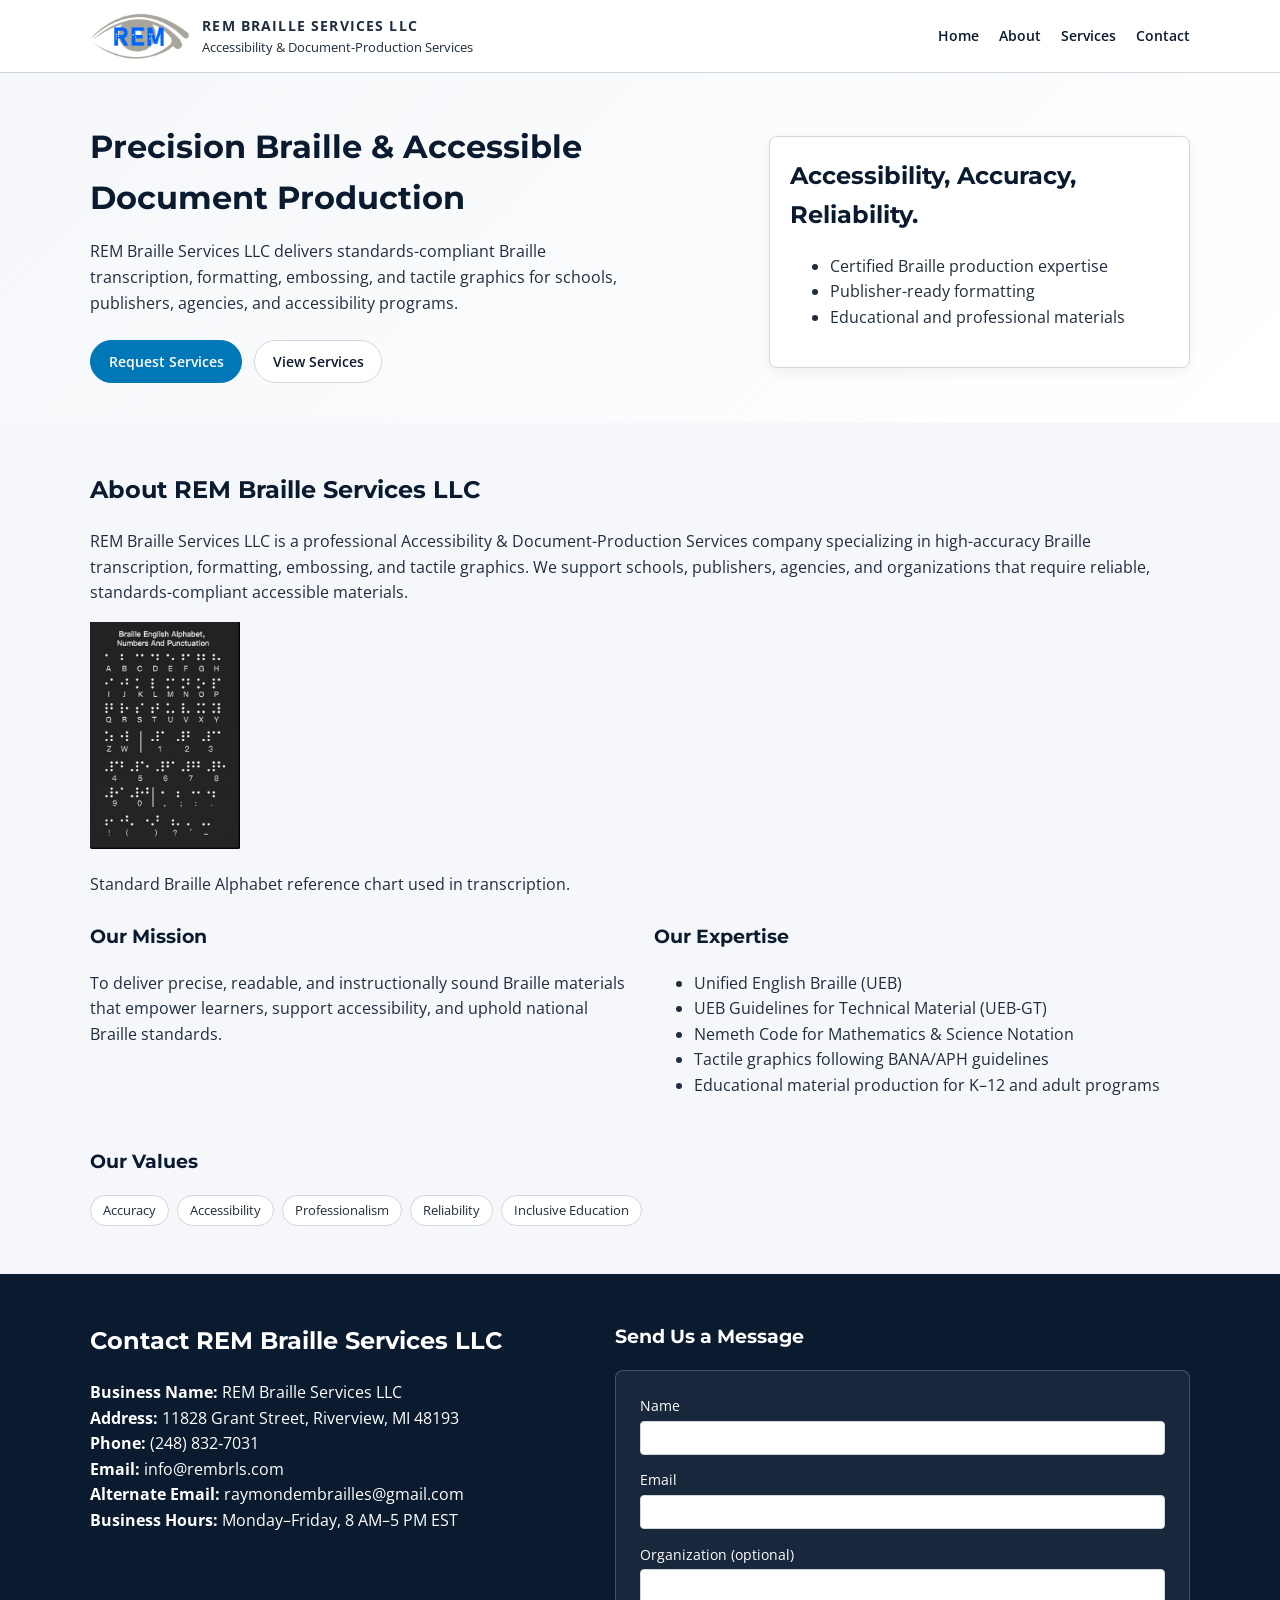
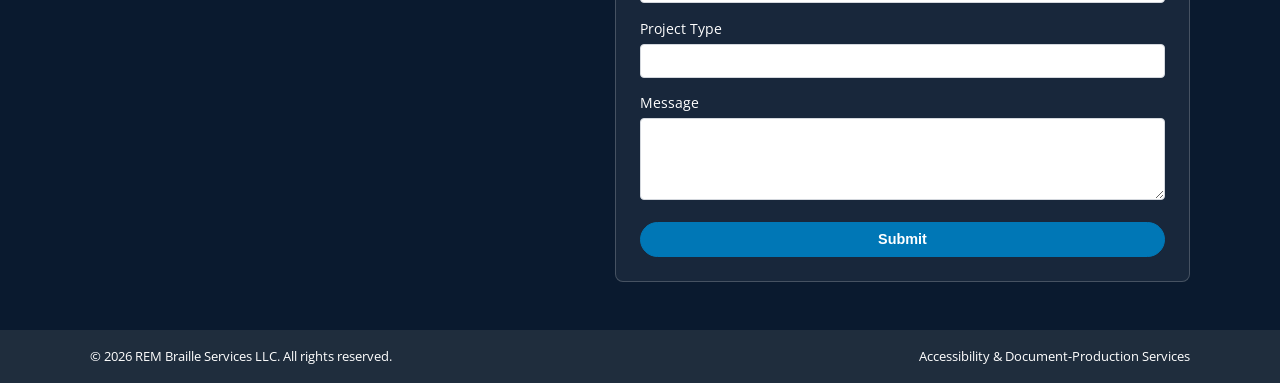
<file: index.html>
<!DOCTYPE html>
<html lang="en">
<head>
  <meta charset="UTF-8">
  <title>REM Braille Services LLC – Accessibility & Document-Production Services</title>
  <meta name="viewport" content="width=device-width, initial-scale=1.0">
  <meta name="description" content="REM Braille Services LLC provides professional Braille transcription, embossing, document formatting, tactile graphics, and educational material preparation.">
  <link rel="stylesheet" href="styles.css">
  <link href="https://fonts.googleapis.com/css2?family=Montserrat:wght@500;700&family=Open+Sans:wght@400;600&display=swap" rel="stylesheet">
</head>
<body>
  <header class="site-header">
    <div class="container header-inner">
      <div class="logo-wrap">
        <img src="logo.png" alt="REMBRLS logo" class="logo">
        <div class="brand-text">
          <span class="brand-name">REM Braille Services LLC</span>
          <span class="brand-tagline">Accessibility & Document-Production Services</span>
        </div>
      </div>
      <nav class="nav">
        <a href="#home">Home</a>
        <a href="#about">About</a>
        <a href="services.html">Services</a>
        <a href="#contact">Contact</a>
      </nav>
    </div>
  </header>

  <main>
    <section id="home" class="hero">
      <div class="container hero-inner">
        <div class="hero-text">
          <h1>Precision Braille & Accessible Document Production</h1>
          <p>
            REM Braille Services LLC delivers standards-compliant Braille transcription, formatting, embossing, and tactile graphics
            for schools, publishers, agencies, and accessibility programs.
          </p>
          <div class="hero-actions">
            <a href="#contact" class="btn primary">Request Services</a>
            <a href="services.html" class="btn secondary">View Services</a>
          </div>
        </div>
        <div class="hero-aside">
          <div class="hero-card">
            <h2>Accessibility, Accuracy, Reliability.</h2>
            <ul>
              <li>Certified Braille production expertise</li>
              <li>Publisher-ready formatting</li>
              <li>Educational and professional materials</li>
            </ul>
          </div>
        </div>
      </div>
    </section>

    <section id="about" class="section light">
      <div class="container">
        <h2>About REM Braille Services LLC</h2>
        <p>
          REM Braille Services LLC is a professional Accessibility & Document-Production Services company specializing in high-accuracy
          Braille transcription, formatting, embossing, and tactile graphics. We support schools, publishers, agencies,
          and organizations that require reliable, standards-compliant accessible materials.
        </p>
        <img src="Alphabet.jpg" alt="Braille Alphabet Chart" class="braille-image" width="150">
<p class="caption">Standard Braille Alphabet reference chart used in transcription.</p>
        <div class="grid two">
          <div>
            <h3>Our Mission</h3>
            <p>
              To deliver precise, readable, and instructionally sound Braille materials that empower learners, support
              accessibility, and uphold national Braille standards.
            </p>
          </div>
          <div>
            <h3>Our Expertise</h3>
            <ul>
              <li>Unified English Braille (UEB)</li>
              <li>UEB Guidelines for Technical Material (UEB-GT)</li>
              <li>Nemeth Code for Mathematics & Science Notation</li>
              <li>Tactile graphics following BANA/APH guidelines</li>
              <li>Educational material production for K–12 and adult programs</li>
            </ul>
          </div>
        </div>
        <div class="values">
          <h3>Our Values</h3>
          <div class="chip-row">
            <span class="chip">Accuracy</span>
            <span class="chip">Accessibility</span>
            <span class="chip">Professionalism</span>
            <span class="chip">Reliability</span>
            <span class="chip">Inclusive Education</span>
          </div>
        </div>
      </div>
    </section>
  
    <section id="contact" class="section dark">
    <div class="container contact-grid">

        <div>
            <h2>Contact REM Braille Services LLC</h2>

            <ul class="contact-info">
                <li><strong>Business Name:</strong> REM Braille Services LLC</li>
                <li><strong>Address:</strong> 11828 Grant Street, Riverview, MI 48193</li>
                <li><strong>Phone:</strong> (248) 832‑7031</li>
                <li><strong>Email:</strong> info@rembrls.com</li>
                <li><strong>Alternate Email:</strong> raymondembrailles@gmail.com</li>
                <li><strong>Business Hours:</strong> Monday–Friday, 8 AM–5 PM EST</li>
            </ul>
        </div>

        <div>
            <h3>Send Us a Message</h3>

            <form class="contact-form" action="https://formspree.io/f/mkjwdedg" method="POST">
                <div class="form-row">
                    <label>Name</label>
                    <input type="text" name="name" required>
                </div>

                <div class="form-row">
                    <label>Email</label>
                    <input type="email" name="email" required>
                </div>

                <div class="form-row">
                    <label>Organization (optional)</label>
                    <input type="text" name="organization">
                </div>

                <div class="form-row">
                    <label>Project Type</label>
                    <input type="text" name="project">
                </div>

                <div class="form-row">
                    <label>Message</label>
                    <textarea name="message" rows="4" required></textarea>
                </div>

                <input type="hidden" name="_replyto" value="info@rembrls.com">

                <button class="btn primary full" type="submit">Submit</button>
            </form>
        </div>

    </div>
</section>

  </main>

  <footer class="site-footer">
    <div class="container footer-inner">
      <span>© <span id="year"></span> REM Braille Services LLC. All rights reserved.</span>
      <span>Accessibility & Document-Production Services</span>
    </div>
  </footer>

  <script>
    document.getElementById('year').textContent = new Date().getFullYear();
  </script>
</body>
</html>
</file>
<file: styles.css>
:root {
  --navy: #0A1A2F;
  --charcoal: #1F2D3D;
  --light-bg: #F5F7FA;
  --accent: #0077B6;
  --white: #FFFFFF;
  --border: #D3D7DD;
}

*,
*::before,
*::after {
  box-sizing: border-box;
}

body {
  margin: 0;
  font-family: 'Open Sans', sans-serif;
  color: var(--charcoal);
  background-color: var(--white);
  line-height: 1.6;
}

h1, h2, h3 {
  font-family: 'Montserrat', sans-serif;
  margin-top: 0;
  color: var(--navy);
}

a {
  color: var(--accent);
  text-decoration: none;
}

a:hover {
  text-decoration: underline;
}

.container {
  width: 90%;
  max-width: 1100px;
  margin: 0 auto;
}

.site-header {
  background-color: var(--white);
  border-bottom: 1px solid var(--border);
  position: sticky;
  top: 0;
  z-index: 10;
}

.header-inner {
  display: flex;
  align-items: center;
  justify-content: space-between;
  padding: 0.75rem 0;
}

.logo-wrap {
  display: flex;
  align-items: center;
  gap: 0.75rem;
}

.logo {
  height: 48px;
  width: auto;
}

.brand-text {
  display: flex;
  flex-direction: column;
}

.brand-name {
  font-weight: 700;
  letter-spacing: 0.08em;
  text-transform: uppercase;
  font-size: 0.9rem;
}

.brand-tagline {
  font-size: 0.8rem;
  color: var(--charcoal);
}

.nav {
  display: flex;
  gap: 1.25rem;
  font-size: 0.9rem;
}

.nav a {
  color: var(--navy);
  font-weight: 600;
}

.nav a:hover {
  color: var(--accent);
}

.hero {
  background: linear-gradient(135deg, var(--light-bg), #ffffff);
  padding: 3rem 0 2.5rem;
}

.hero-inner {
  display: grid;
  grid-template-columns: minmax(0, 2fr) minmax(0, 1.3fr);
  gap: 2rem;
  align-items: center;
}

.hero-text h1 {
  font-size: 2rem;
  margin-bottom: 0.75rem;
}

.hero-text p {
  max-width: 540px;
  margin-bottom: 1.5rem;
}

.hero-actions {
  display: flex;
  flex-wrap: wrap;
  gap: 0.75rem;
}

.hero-card {
  background-color: var(--white);
  border-radius: 8px;
  border: 1px solid var(--border);
  padding: 1.25rem;
  box-shadow: 0 4px 12px rgba(10, 26, 47, 0.06);
}

.section {
  padding: 3rem 0;
}

.section.light {
  background-color: var(--light-bg);
}

.section.dark {
  background-color: var(--navy);
  color: var(--white);
}

.section.dark h2,
.section.dark h3 {
  color: var(--white);
}

.grid.two,
.grid.three {
  display: grid;
  grid-template-columns: repeat(auto-fit, minmax(260px, 1fr));
  gap: 1.75rem;
  margin-top: 1.5rem;
}

.card {
  border-radius: 8px;
  border: 1px solid var(--border);
  padding: 1.25rem;
  background-color: var(--white);
  box-shadow: 0 2px 8px rgba(10, 26, 47, 0.04);
}

.values {
  margin-top: 2rem;
}

.chip-row {
  display: flex;
  flex-wrap: wrap;
  gap: 0.5rem;
  margin-top: 0.75rem;
}

.chip {
  border-radius: 999px;
  border: 1px solid var(--border);
  padding: 0.25rem 0.75rem;
  font-size: 0.8rem;
  background-color: var(--white);
}

.contact-grid {
  display: grid;
  grid-template-columns: minmax(0, 1.2fr) minmax(0, 1.4fr);
  gap: 2rem;
  align-items: flex-start;
}

.contact-info {
  list-style: none;
  padding: 0;
  margin: 1rem 0 0;
}

.contact-form {
  background-color: rgba(255, 255, 255, 0.06);
  border-radius: 8px;
  padding: 1.5rem;
  border: 1px solid rgba(255, 255, 255, 0.2);
}

.form-row {
  margin-bottom: 0.9rem;
}

.form-row label {
  display: block;
  font-size: 0.85rem;
  margin-bottom: 0.25rem;
}

.form-row input,
.form-row textarea {
  width: 100%;
  padding: 0.5rem 0.6rem;
  border-radius: 4px;
  border: 1px solid var(--border);
  font-size: 0.9rem;
}

.btn {
  display: inline-block;
  padding: 0.55rem 1.1rem;
  border-radius: 999px;
  font-size: 0.9rem;
  font-weight: 600;
  border: 1px solid transparent;
  cursor: pointer;
  text-align: center;
}

.btn.primary {
  background-color: var(--accent);
  color: var(--white);
  border-color: var(--accent);
}

.btn.secondary {
  background-color: var(--white);
  color: var(--navy);
  border-color: var(--border);
}

.btn.full {
  width: 100%;
}

.site-footer {
  background-color: var(--charcoal);
  color: var(--white);
  padding: 1rem 0;
  font-size: 0.8rem;
}

.footer-inner {
  display: flex;
  justify-content: space-between;
  align-items: center;
  gap: 0.75rem;
}

@media (max-width: 768px) {
  .header-inner {
    flex-direction: column;
    align-items: flex-start;
    gap: 0.5rem;
  }

  .hero-inner {
    grid-template-columns: 1fr;
  }

  .contact-grid {
    grid-template-columns: 1fr;
  }

  .footer-inner {
    flex-direction: column;
    align-items: flex-start;
  }
.services-section {
  max-width: 900px;
  margin: 0 auto;
  padding: 40px 20px;
}

.services-section h1 {
  text-align: center;
  margin-bottom: 30px;
}

.service {
  margin-bottom: 40px;
}

.service h2 {
  color: #333;
  margin-bottom: 10px;
}

.service p {
  line-height: 1.6;
}
}
</file>
